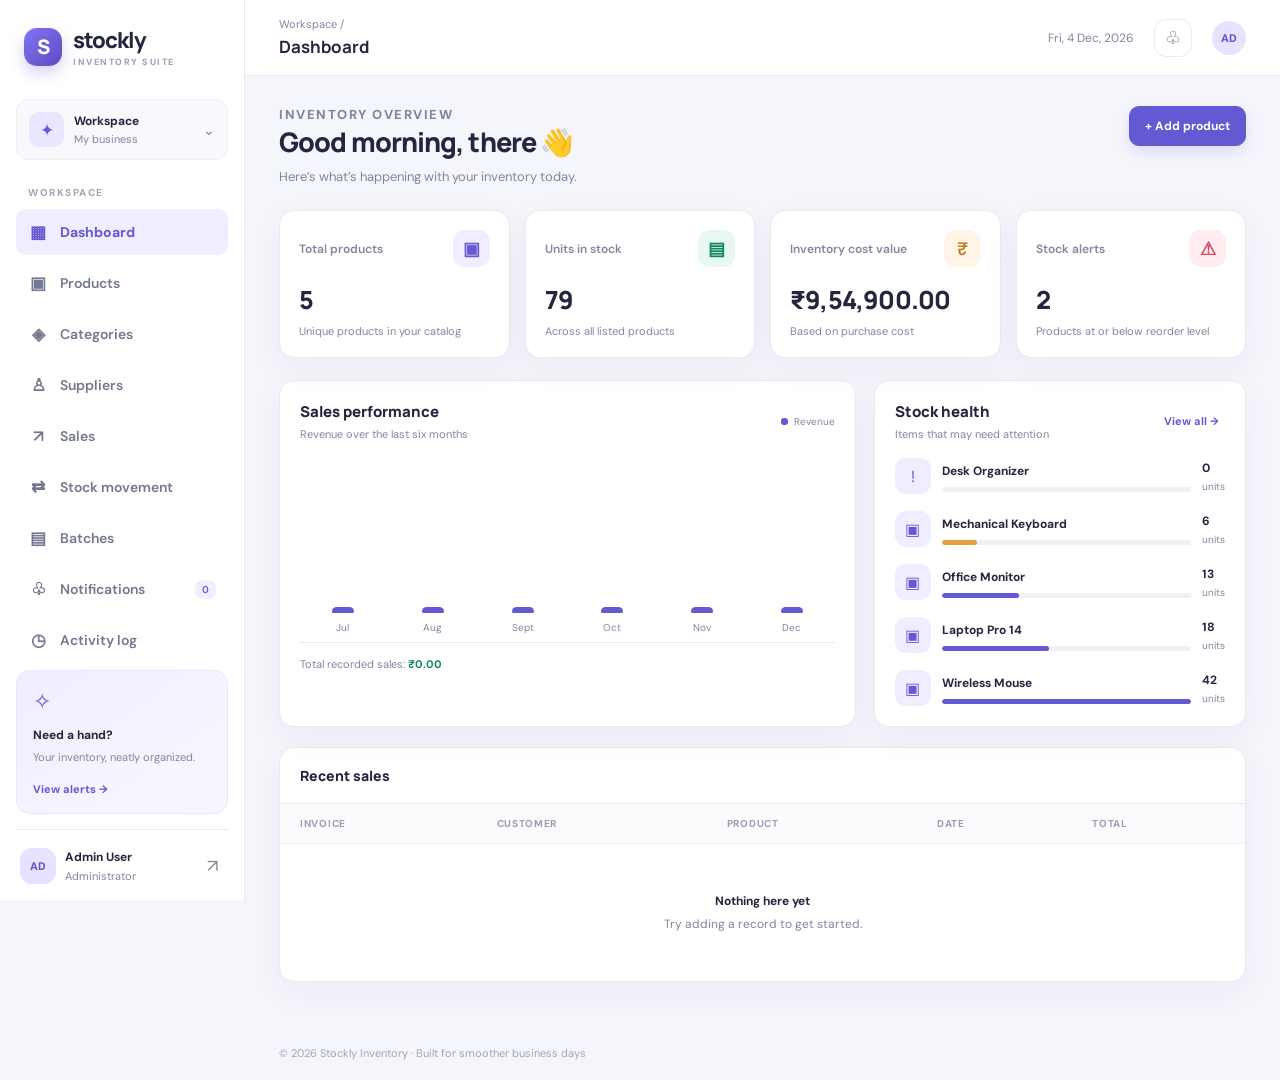
<file: Day-24/index.html>
<!doctype html>
<html lang="en">
<head>
<meta charset="utf-8"><meta name="viewport" content="width=device-width,initial-scale=1"><title>Stockly — Inventory Dashboard</title><link rel="stylesheet" href="css/style.css">
</head>
<body>
<div class="app-shell">
<aside class="sidebar" id="sidebar">
  <a class="brand" href="#dashboard"><span class="brand-mark">S</span><span>stockly<small>INVENTORY SUITE</small></span></a>
  <div class="workspace"><span class="workspace-icon">✦</span><div><b>Workspace</b><small>My business</small></div><span class="chevron">⌄</span></div>
  <p class="nav-label">WORKSPACE</p>
  <nav id="sideNav">
    <button class="nav-link active" data-page="dashboard"><span>▦</span> Dashboard</button>
    <button class="nav-link" data-page="products"><span>▣</span> Products</button>
    <button class="nav-link" data-page="categories"><span>◈</span> Categories</button>
    <button class="nav-link" data-page="suppliers"><span>♙</span> Suppliers</button>
    <button class="nav-link" data-page="sales"><span>↗</span> Sales</button>
    <button class="nav-link" data-page="stock"><span>⇄</span> Stock movement</button>
    <button class="nav-link" data-page="batches"><span>▤</span> Batches</button>
    <button class="nav-link" data-page="notifications"><span>♧</span> Notifications <i id="navUnread">0</i></button>
    <button class="nav-link" data-page="activity"><span>◷</span> Activity log</button>
  </nav>
  <div class="sidebar-bottom"><div class="help-card"><div class="help-icon">✧</div><b>Need a hand?</b><p>Your inventory, neatly organized.</p><button data-page="notifications">View alerts →</button></div><div class="user-mini"><div class="avatar">AD</div><div><b id="userName">Admin User</b><small>Administrator</small></div><button id="logoutButton" title="Sign out">↗</button></div></div>
</aside>
<main class="main-area">
<header class="topbar"><button class="mobile-menu" id="menuToggle">☰</button><div class="crumb"><small>Workspace /</small><b id="pageCrumb">Dashboard</b></div><div class="top-actions"><div class="today" id="todayLabel"></div><button class="icon-btn" data-page="notifications" title="Notifications">♧<span class="notification-ping" id="topPing"></span></button><div class="avatar small-avatar">AD</div></div></header>
<section class="page-wrap" id="pageContent"></section>
<footer>© <span id="year"></span> Stockly Inventory · Built for smoother business days</footer>
</main></div>
<div id="modalRoot"></div><div id="toastRoot" class="toast-root"></div>
<script src="js/storage.js"></script><script src="js/auth.js"></script><script src="js/activityLog.js"></script><script src="js/products.js"></script><script src="js/categories.js"></script><script src="js/suppliers.js"></script><script src="js/sales.js"></script><script src="js/stockManagement.js"></script><script src="js/batches.js"></script><script src="js/dashboard.js"></script><script src="js/notifications.js"></script><script src="js/main.js"></script>
</body></html>
</file>
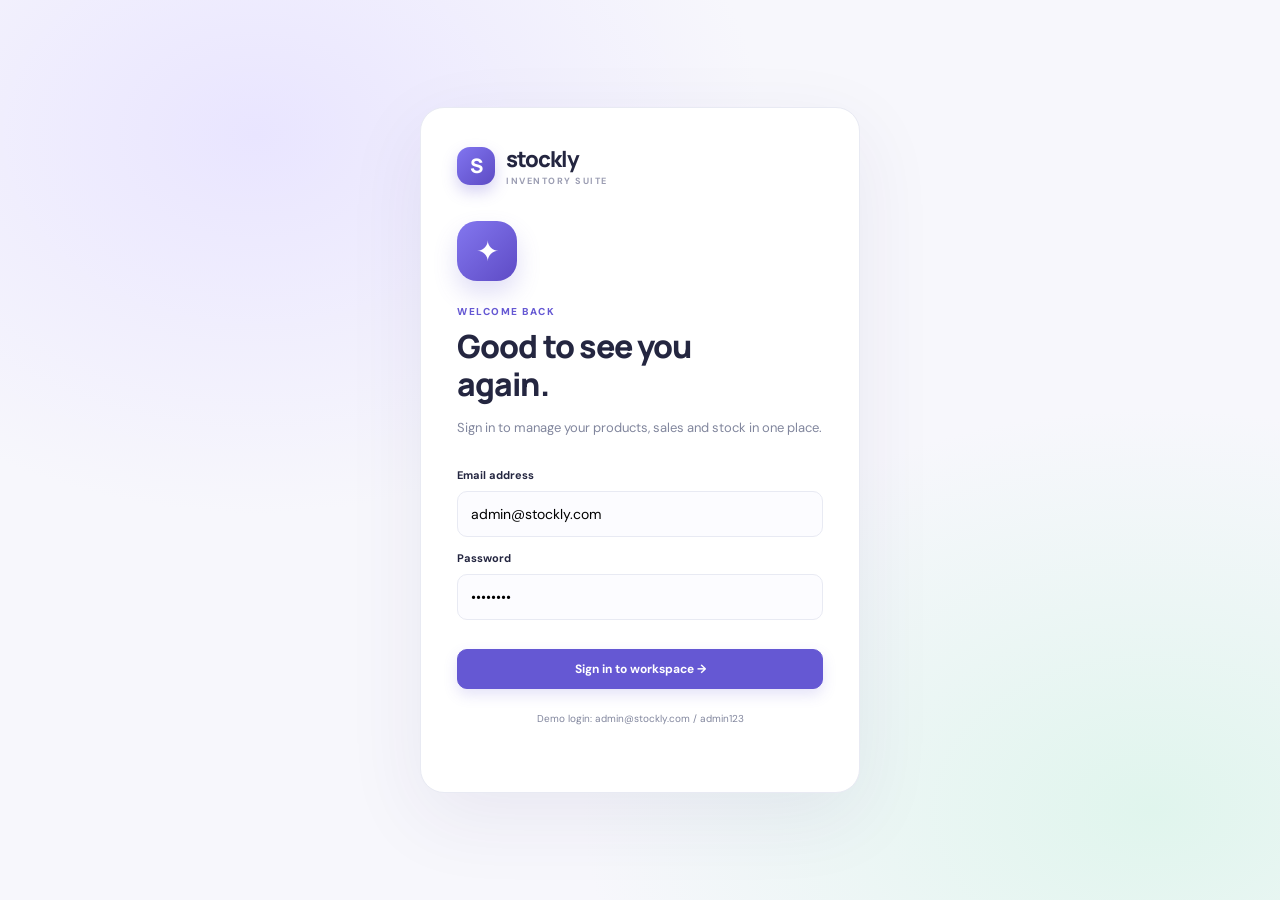
<file: Day-24/login.html>
<!doctype html><html lang="en"><head><meta charset="utf-8"><meta name="viewport" content="width=device-width,initial-scale=1"><title>Sign in — Stockly</title><link rel="stylesheet" href="css/style.css"></head><body class="login-body"><main class="login-card"><a class="brand login-brand"><span class="brand-mark">S</span><span>stockly<small>INVENTORY SUITE</small></span></a><div class="login-art">✦</div><p class="eyebrow">WELCOME BACK</p><h1>Good to see you<br>again.</h1><p class="muted">Sign in to manage your products, sales and stock in one place.</p><form id="loginForm"><label>Email address</label><input id="email" type="email" value="admin@stockly.com" required><label>Password</label><input id="password" type="password" value="admin123" required><button class="btn primary full" type="submit">Sign in to workspace →</button><p class="login-hint">Demo login: admin@stockly.com / admin123</p><p id="loginError" class="error-text"></p></form></main><script src="js/storage.js"></script><script src="js/auth.js"></script><script>document.getElementById('loginForm').addEventListener('submit',e=>{e.preventDefault();const result=Auth.login(document.getElementById('email').value,document.getElementById('password').value);if(result){location.href='index.html'}else{document.getElementById('loginError').textContent='Email or password is incorrect.'}});</script></body></html>
</file>
<file: Day-24/css/style.css>
@import url('https://fonts.googleapis.com/css2?family=DM+Sans:wght@400;500;600;700&family=Manrope:wght@400;500;600;700;800&display=swap');
:root{--primary:#6558d3;--primary-dark:#5043b5;--bg:#f5f6fc;--text:#242640;--muted:#81869d;--border:#e8eaf3;--green:#13865f;--red:#d7475b;--amber:#b97815;--white:#fff;--shadow:0 10px 32px rgba(37,38,79,.05)}*{box-sizing:border-box}body{margin:0;background:var(--bg);color:var(--text);font-family:'DM Sans',sans-serif;font-size:14px}button,input,select,textarea{font:inherit}button{cursor:pointer}button:focus-visible,input:focus-visible,select:focus-visible,textarea:focus-visible{outline:3px solid #bcb5ff;outline-offset:1px}.app-shell{min-height:100vh}.sidebar{width:245px;background:#fff;border-right:1px solid var(--border);position:fixed;inset:0 auto 0 0;padding:25px 16px 16px;display:flex;flex-direction:column;z-index:5}.brand{display:flex;align-items:center;gap:11px;text-decoration:none;color:var(--text);font:800 22px Manrope,sans-serif;letter-spacing:-1px;padding:0 8px}.brand-mark{display:grid;place-items:center;width:38px;height:38px;border-radius:13px;background:linear-gradient(135deg,#8175f0,#5d4bc4);color:white;box-shadow:0 7px 15px #6558d344;font-size:20px}.brand small{display:block;font:700 9px 'DM Sans';letter-spacing:1.5px;color:#9b9db2;margin-top:1px}.workspace{display:flex;align-items:center;gap:10px;padding:12px;margin:31px 0 26px;background:#f8f8fd;border:1px solid #eeeff7;border-radius:12px}.workspace-icon{display:grid;place-items:center;width:35px;height:35px;background:#e9e6ff;color:var(--primary);border-radius:10px;font-size:17px}.workspace div{display:grid;gap:3px;flex:1}.workspace b{font-size:12px}.workspace small,.user-mini small{font-size:11px;color:var(--muted)}.chevron{color:var(--muted)}.nav-label{font-size:10px;font-weight:700;letter-spacing:1.5px;color:#a1a4b7;padding:0 12px;margin:0 0 10px}.sidebar nav{display:grid;gap:5px}.nav-link{display:flex;align-items:center;gap:12px;width:100%;border:0;background:transparent;color:#737891;text-align:left;padding:12px;border-radius:10px;font-weight:600;transition:.2s}.nav-link>span{width:20px;text-align:center;font-size:17px}.nav-link:hover{background:#f7f6ff;color:var(--primary)}.nav-link.active{background:#efedff;color:var(--primary);font-weight:700}.nav-link i{font-style:normal;margin-left:auto;background:#f0efff;color:var(--primary);font-size:10px;padding:3px 7px;border-radius:7px}.sidebar-bottom{margin-top:auto}.help-card{padding:16px;border-radius:14px;background:linear-gradient(145deg,#f0eeff,#f8f7ff);border:1px solid #e8e4ff}.help-icon{color:var(--primary);font-size:22px;margin-bottom:9px}.help-card b{font-size:12px}.help-card p{font-size:11px;color:var(--muted);line-height:1.6;margin:6px 0 12px}.help-card button{background:none;border:0;color:var(--primary);font-size:11px;font-weight:700;padding:0}.user-mini{display:flex;align-items:center;gap:9px;padding:18px 4px 0;margin-top:15px;border-top:1px solid var(--border)}.avatar{width:36px;height:36px;border-radius:12px;background:#e6e2ff;color:#6253c8;display:grid;place-items:center;font-size:11px;font-weight:800;flex-shrink:0}.user-mini div:nth-child(2){display:grid;gap:4px;flex:1}.user-mini b{font-size:12px}.user-mini button{border:0;background:none;color:var(--muted);font-size:18px}.main-area{margin-left:245px;min-height:100vh;display:flex;flex-direction:column}.topbar{height:76px;background:#fff;border-bottom:1px solid var(--border);display:flex;align-items:center;justify-content:space-between;padding:0 34px;position:sticky;top:0;z-index:4}.crumb{display:grid;gap:4px}.crumb small{font-size:11px;color:var(--muted)}.crumb b{font:700 17px Manrope,sans-serif}.top-actions{display:flex;align-items:center;gap:20px}.today{font-size:12px;color:var(--muted)}.icon-btn{position:relative;width:38px;height:38px;border:1px solid var(--border);border-radius:12px;background:#fff;color:#656b84;font-size:18px}.notification-ping{position:absolute;width:7px;height:7px;right:7px;top:7px;border-radius:50%;background:#e75c70;border:1px solid white}.small-avatar{width:34px;height:34px;border-radius:50%}.page-wrap{padding:30px 34px;flex:1;max-width:1600px;width:100%;margin:0 auto}.main-area footer{padding:14px 34px 20px;color:#a1a4b7;font-size:11px}.mobile-menu{display:none;border:0;background:none;font-size:20px}.page-heading{display:flex;justify-content:space-between;align-items:flex-start;gap:15px;margin-bottom:25px}.eyebrow{font-size:10px;font-weight:800;letter-spacing:1.5px;color:var(--primary);margin:0 0 9px}.page-heading h1,.login-card h1{font:800 27px Manrope,sans-serif;letter-spacing:-.9px;margin:0 0 8px}.page-heading p{color:var(--muted);margin:0;font-size:13px}.btn{display:inline-flex;align-items:center;justify-content:center;gap:8px;border:1px solid var(--border);border-radius:10px;padding:11px 15px;font-weight:700;font-size:12px;background:#fff;color:var(--text);transition:.2s}.btn:hover{transform:translateY(-1px);box-shadow:0 6px 16px #24264010}.btn.primary{background:var(--primary);border-color:var(--primary);color:white;box-shadow:0 6px 14px #6558d32b}.btn.primary:hover{background:var(--primary-dark)}.btn.danger{color:var(--red);background:#fff4f5;border-color:#ffe1e5}.btn.small{padding:7px 10px;font-size:11px}.btn.full{width:100%;margin-top:20px}.stats-grid{display:grid;grid-template-columns:repeat(4,minmax(0,1fr));gap:15px;margin-bottom:22px}.stat-card,.panel,.table-panel{background:#fff;border:1px solid var(--border);border-radius:15px;box-shadow:var(--shadow)}.stat-card{padding:19px;position:relative;overflow:hidden}.stat-top{display:flex;justify-content:space-between;align-items:center;color:var(--muted);font-size:12px;font-weight:600}.stat-icon{display:grid;place-items:center;width:37px;height:37px;border-radius:12px;background:#efedff;color:var(--primary);font-size:18px}.stat-icon.green{background:#e7f8f0;color:var(--green)}.stat-icon.orange{background:#fff4e5;color:#bf7b20}.stat-icon.pink{background:#ffedf0;color:var(--red)}.stat-value{font:800 25px Manrope,sans-serif;letter-spacing:-.8px;margin:15px 0 7px}.stat-foot{font-size:11px;color:var(--muted)}.stat-foot strong{color:var(--green)}.content-grid{display:grid;grid-template-columns:minmax(0,1.55fr) minmax(280px,1fr);gap:18px;margin-bottom:20px}.panel{padding:20px}.panel-head{display:flex;align-items:center;justify-content:space-between;gap:12px;margin-bottom:17px}.panel-head h2,.panel-head h3{font:800 15px Manrope,sans-serif;margin:0}.panel-head p{font-size:11px;color:var(--muted);margin:5px 0 0}.text-link{color:var(--primary);font-size:11px;font-weight:700;border:0;background:none}.chart-bars{height:185px;display:flex;align-items:flex-end;justify-content:space-around;gap:12px;padding:12px 4px 0;border-bottom:1px solid var(--border)}.chart-col{height:100%;display:flex;flex:1;flex-direction:column;align-items:center;justify-content:flex-end;gap:8px}.bar-pair{height:145px;width:100%;display:flex;align-items:flex-end;justify-content:center;gap:5px}.bar{width:min(22px,35%);border-radius:6px 6px 2px 2px;background:#c9c3ff;min-height:5px}.bar.secondary{background:var(--primary)}.chart-col small{font-size:10px;color:var(--muted);padding-bottom:8px}.legend{display:flex;gap:15px;font-size:10px;color:var(--muted)}.legend span{display:flex;align-items:center;gap:6px}.legend i{display:inline-block;width:7px;height:7px;border-radius:3px;background:var(--primary)}.legend span:nth-child(2) i{background:#c9c3ff}.stock-summary{display:grid;gap:17px}.stock-line{display:grid;grid-template-columns:36px 1fr auto;align-items:center;gap:11px}.category-icon{width:36px;height:36px;border-radius:11px;background:#efedff;color:var(--primary);display:grid;place-items:center;font-size:16px}.stock-line b{font-size:12px}.stock-line small{display:block;color:var(--muted);font-size:10px;margin-top:4px}.stock-line strong{font-size:12px}.progress{height:5px;border-radius:9px;background:#f0f0f7;margin-top:8px;overflow:hidden}.progress span{display:block;height:100%;border-radius:9px;background:var(--primary)}.table-panel{overflow:hidden;margin-bottom:20px}.table-toolbar{display:flex;justify-content:space-between;align-items:center;gap:12px;padding:18px 20px;border-bottom:1px solid var(--border);flex-wrap:wrap}.table-toolbar h3{font:800 14px Manrope;margin:0}.toolbar-actions{display:flex;gap:9px;align-items:center;flex-wrap:wrap}.search-box{display:flex;align-items:center;gap:8px;border:1px solid var(--border);background:#fcfcff;border-radius:9px;padding:0 11px;min-width:210px}.search-box span{color:#9a9db1}.search-box input{border:0;outline:none;background:transparent;padding:10px 0;width:100%;font-size:12px}.filter-select{border:1px solid var(--border);background:white;padding:10px;border-radius:9px;color:#646981;font-size:12px;max-width:180px}table{width:100%;border-collapse:collapse;white-space:nowrap}th{text-align:left;padding:13px 20px;background:#fbfbfe;color:#9a9db1;font-size:10px;text-transform:uppercase;letter-spacing:.7px;font-weight:700}td{padding:14px 20px;border-top:1px solid #f0f1f7;font-size:12px}tbody tr:hover{background:#fcfbff}.product-cell{display:flex;align-items:center;gap:10px}.product-image{width:39px;height:39px;border-radius:10px;object-fit:cover;background:#f0efff;display:grid;place-items:center;color:var(--primary);font-weight:800}.product-cell b{font-size:12px;display:block}.product-cell small{display:block;color:var(--muted);font-size:10px;margin-top:4px}.status{display:inline-flex;align-items:center;gap:6px;padding:5px 8px;border-radius:7px;font-size:10px;font-weight:700;background:#e8f8f0;color:var(--green)}.status:before{content:'';width:5px;height:5px;border-radius:50%;background:currentColor}.status.low{background:#fff4e3;color:#b97815}.status.out{background:#ffedf0;color:var(--red)}.status.neutral{background:#f0efff;color:var(--primary)}.actions{display:flex;gap:6px}.action-btn{width:29px;height:29px;border:1px solid var(--border);background:#fff;border-radius:8px;color:#7e829a}.action-btn:hover{color:var(--primary);background:#f5f3ff}.empty-state{text-align:center;padding:35px;color:var(--muted)}.empty-state b{display:block;color:var(--text);margin-bottom:7px}.form-grid{display:grid;grid-template-columns:repeat(2,minmax(0,1fr));gap:15px}.field{display:grid;gap:7px}.field.full-field{grid-column:1/-1}.field label{font-size:11px;font-weight:700;color:#626780}.field input,.field select,.field textarea{width:100%;border:1px solid #e4e6f0;border-radius:9px;padding:11px 12px;background:#fcfcff;color:var(--text);outline:none}.field textarea{min-height:85px;resize:vertical}.field input:focus,.field select:focus,.field textarea:focus{border-color:#a9a0ff;background:#fff}.form-actions{display:flex;justify-content:flex-end;gap:9px;margin-top:20px}.modal-backdrop{position:fixed;inset:0;background:#1c1c3a70;z-index:20;display:grid;place-items:center;padding:20px;backdrop-filter:blur(4px)}.modal{background:white;border-radius:18px;width:min(620px,100%);max-height:90vh;overflow:auto;box-shadow:0 25px 80px #17173540}.modal-head{display:flex;justify-content:space-between;align-items:center;padding:22px 24px;border-bottom:1px solid var(--border)}.modal-head h2{font:800 18px Manrope;margin:0}.modal-close{border:0;background:#f4f4fa;border-radius:9px;width:32px;height:32px;font-size:18px;color:var(--muted)}.modal-body{padding:24px}.toast-root{position:fixed;right:22px;bottom:22px;z-index:50;display:grid;gap:9px}.toast{background:#242640;color:white;padding:13px 17px;border-radius:11px;box-shadow:0 10px 30px #24264030;font-size:12px;animation:slidein .2s ease}.toast.error{background:#b9344b}.toast.success{background:#127654}@keyframes slidein{from{transform:translateY(8px);opacity:0}to{transform:none;opacity:1}}.notification-list{display:grid}.notification-item{display:flex;gap:12px;align-items:flex-start;padding:16px 0;border-bottom:1px solid var(--border)}.notification-item:last-child{border:0}.notification-item.unread{background:#faf9ff;margin:0 -12px;padding:16px 12px;border-radius:10px}.notification-icon{width:38px;height:38px;border-radius:12px;background:#efedff;display:grid;place-items:center;font-size:17px;flex-shrink:0}.notification-content{flex:1;min-width:0}.notification-content strong{font-size:12px}.notification-content p{font-size:12px;color:#686d85;margin:5px 0}.notification-content small{font-size:10px;color:#a0a3b5}.notification-actions{display:flex;gap:13px;margin-top:9px}.notification-actions button{border:0;background:none;color:var(--primary);font-size:10px;font-weight:700;padding:0}.notification-actions button:last-child{color:var(--red)}.notification-dot{width:7px;height:7px;border-radius:50%;background:var(--primary);margin-top:6px}.notification-empty{text-align:center;color:var(--muted);padding:45px 15px}.notification-empty p{margin:0}.activity-item{display:flex;gap:12px;padding:14px 0;border-bottom:1px solid var(--border)}.activity-item:last-child{border:0}.activity-dot{width:9px;height:9px;border-radius:50%;background:#8b7ef0;margin:5px 0 0}.activity-item div:nth-child(2){flex:1}.activity-item b{font-size:12px}.activity-item p{margin:5px 0;color:var(--muted);font-size:11px}.activity-item small{color:#a0a3b5;font-size:10px}.login-body{min-height:100vh;display:grid;place-items:center;padding:25px;background:radial-gradient(ellipse at 20% 15%,#e9e5ff,transparent 35%),radial-gradient(ellipse at 90% 90%,#e0f5ed,transparent 35%),#f7f7fc}.login-card{width:min(440px,100%);background:white;border:1px solid var(--border);border-radius:24px;padding:36px;box-shadow:0 24px 80px #302e6d13}.login-brand{padding:0;margin-bottom:34px}.login-art{width:60px;height:60px;border-radius:20px;background:linear-gradient(135deg,#8377ef,#5e4bc5);color:#fff;display:grid;place-items:center;font-size:28px;margin-bottom:24px;box-shadow:0 12px 25px #6558d333}.login-card h1{font-size:32px;line-height:1.2}.muted{color:var(--muted);line-height:1.7;font-size:13px;margin-bottom:24px}.login-card form{display:grid;gap:9px}.login-card label{font-size:11px;font-weight:700;margin-top:5px}.login-card input{padding:13px;border:1px solid var(--border);border-radius:10px;background:#fcfcff}.login-hint{font-size:10px;color:var(--muted);text-align:center;margin:14px 0 0}.error-text{color:var(--red);font-size:11px}.notice{padding:12px 14px;border-radius:10px;background:#fff6e8;color:#a46916;font-size:12px;margin-bottom:15px}.mobile-menu{color:var(--text)}@media(max-width:1100px){.stats-grid{grid-template-columns:repeat(2,minmax(0,1fr))}.content-grid{grid-template-columns:1fr}.page-wrap{padding:25px 22px}.topbar{padding:0 22px}}@media(max-width:760px){.sidebar{transform:translateX(-100%);transition:.25s;box-shadow:none}.sidebar.open{transform:translateX(0);box-shadow:15px 0 45px #1c1c3a20}.main-area{margin-left:0}.mobile-menu{display:block}.topbar{height:66px;padding:0 16px}.today{display:none}.page-wrap{padding:22px 14px}.page-heading{align-items:flex-start}.page-heading h1{font-size:23px}.page-heading>.btn{padding:10px;font-size:11px}.stats-grid{gap:10px}.stat-card{padding:14px}.stat-value{font-size:21px}.stat-top{font-size:11px}.table-panel{overflow-x:auto}.table-toolbar{padding:14px}.toolbar-actions{width:100%}.search-box{flex:1;min-width:140px}.main-area footer{padding:15px}.form-grid{grid-template-columns:1fr}.field.full-field{grid-column:auto}.login-card{padding:27px}.crumb b{font-size:14px}}@media(max-width:390px){.stats-grid{grid-template-columns:1fr}.page-heading{flex-direction:column}.top-actions{gap:10px}}
</file>
